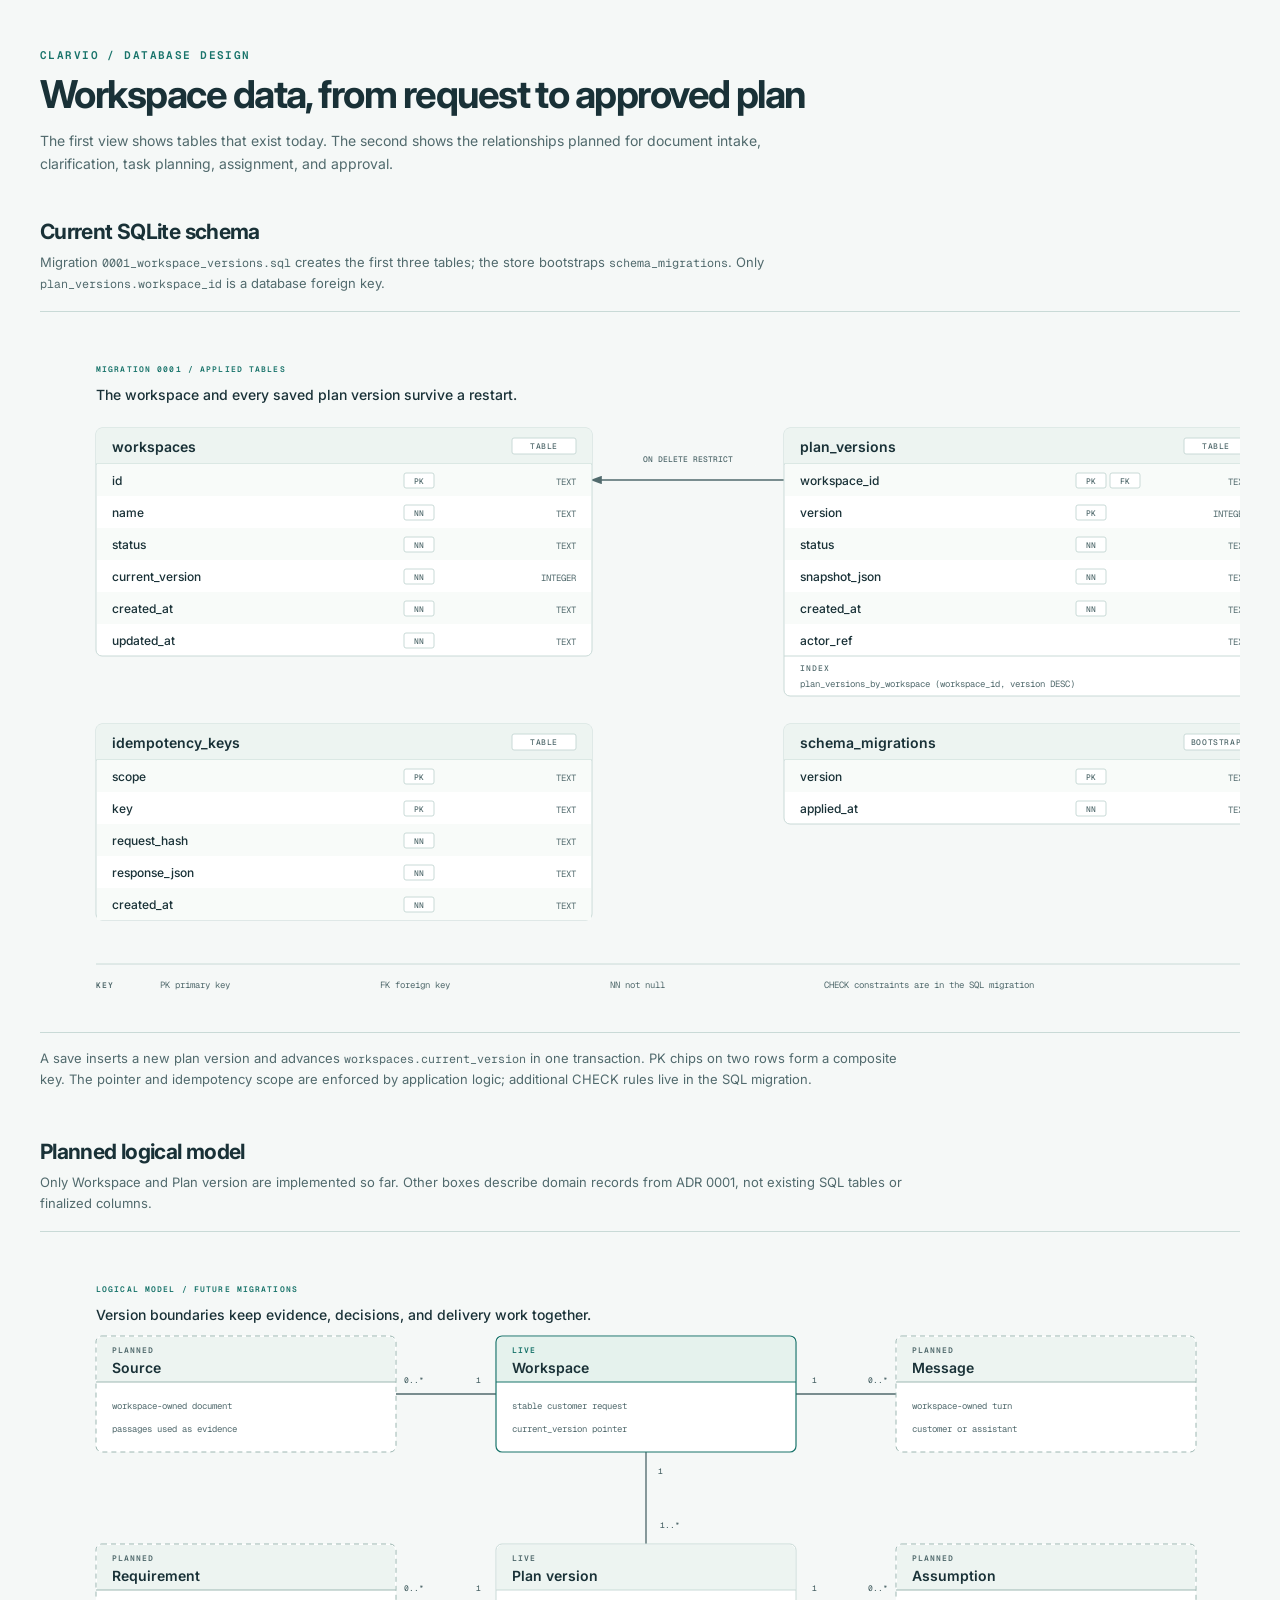
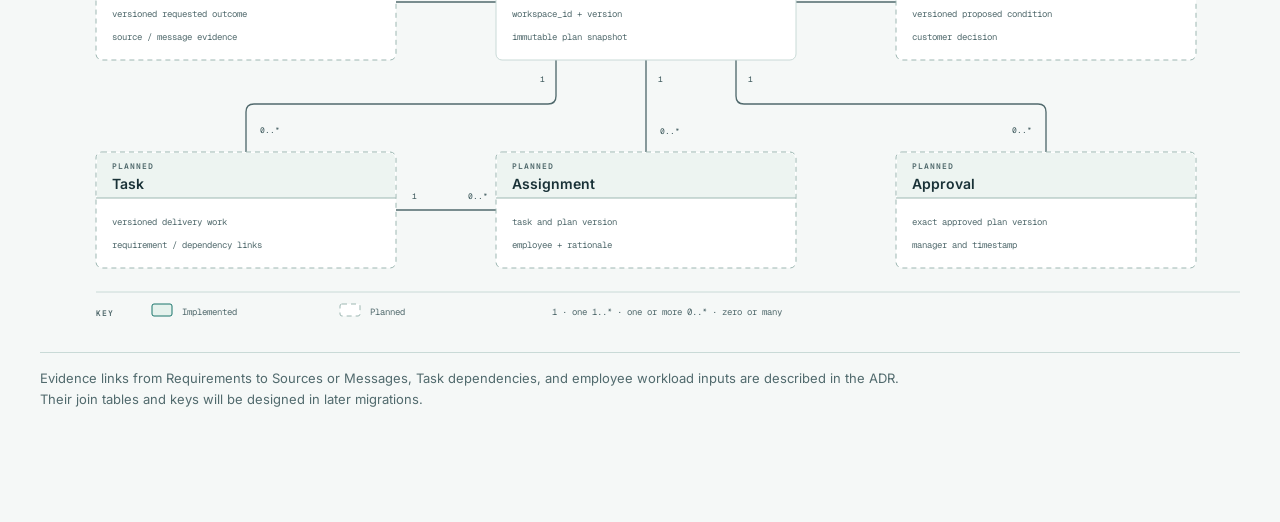
<file: docs/diagrams/database-model.html>
<!doctype html>
<html lang="en">
<head>
  <meta charset="utf-8">
  <meta name="viewport" content="width=device-width, initial-scale=1">
  <title>CLARVIO database model</title>
  <link href="https://fonts.googleapis.com/css2?family=Inter:wght@400;500;600;700&family=Geist+Mono:wght@400;500;600&display=swap" rel="stylesheet">
  <style>
    *, *::before, *::after { box-sizing: border-box; }
    :root { --paper:#f5f8f7; --ink:#193137; --muted:#516a6d; --accent:#19746b; --rule:#c9dad7; }
    body { margin:0; background:var(--paper); color:var(--ink); font-family:'Inter',-apple-system,BlinkMacSystemFont,'Segoe UI',sans-serif; }
    .page { max-width:1360px; margin:0 auto; padding:48px 40px 64px; }
    .eyebrow { margin:0 0 10px; color:var(--accent); font-family:'Geist Mono',monospace; font-size:11px; font-weight:600; letter-spacing:.13em; text-transform:uppercase; }
    h1 { margin:0; font-size:clamp(28px,3vw,40px); line-height:1.15; letter-spacing:-.04em; }
    .intro { max-width:760px; margin:14px 0 44px; color:var(--muted); font-size:14px; line-height:1.6; }
    section { margin:0 0 48px; }
    h2 { font-size:21px; letter-spacing:-.03em; margin:0 0 8px; }
    section p { max-width:880px; margin:0 0 16px; color:var(--muted); font-size:13px; line-height:1.65; }
    .diagram-container { width:100%; overflow-x:auto; border-top:1px solid var(--rule); border-bottom:1px solid var(--rule); }
    svg { width:100%; min-width:1280px; display:block; }
    .note { margin-top:15px; }
    code { font-family:'Geist Mono',monospace; font-size:.9em; }
    @media print { .page { padding:0; } .diagram-container { overflow-x:visible; } svg { min-width:0; } section { break-inside:avoid; } }
  </style>
</head>
<body>
  <main class="page">
    <p class="eyebrow">CLARVIO / Database design</p>
    <h1>Workspace data, from request to approved plan</h1>
    <p class="intro">The first view shows tables that exist today. The second shows the relationships planned for document intake, clarification, task planning, assignment, and approval.</p>
    <section aria-labelledby="physical-heading">
      <h2 id="physical-heading">Current SQLite schema</h2>
      <p>Migration <code>0001_workspace_versions.sql</code> creates the first three tables; the store bootstraps <code>schema_migrations</code>. Only <code>plan_versions.workspace_id</code> is a database foreign key.</p>
      <div class="diagram-container"><svg width="1280" height="720" viewBox="0 0 1280 720" xmlns="http://www.w3.org/2000/svg" role="img" aria-labelledby="database-model-physical-title database-model-physical-desc">
<title id="database-model-physical-title">CLARVIO current SQLite schema</title>
<desc id="database-model-physical-desc">Four current tables: workspaces, plan_versions, idempotency_keys, and schema_migrations. Plan versions reference workspaces with a restrictive foreign key.</desc>
<defs>
      <marker id="physical-arrow" markerWidth="8" markerHeight="6" refX="7" refY="3" orient="auto"><polygon points="0 0,8 3,0 6" fill="#516a6d"/></marker>
      <marker id="physical-arrow-accent" markerWidth="8" markerHeight="6" refX="7" refY="3" orient="auto"><polygon points="0 0,8 3,0 6" fill="#19746b"/></marker>
      <marker id="physical-arrow-link" markerWidth="8" markerHeight="6" refX="7" refY="3" orient="auto"><polygon points="0 0,8 3,0 6" fill="#193137"/></marker>
    </defs>
<rect x="0" y="0" width="1280" height="720" fill="#f5f8f7"/>
<text x="56" y="60" fill="#19746b" font-size="8" font-family="'Geist Mono', monospace" font-weight="600" letter-spacing=".14em">MIGRATION 0001  /  APPLIED TABLES</text>
<text x="56" y="88" fill="#193137" font-size="14" font-family="'Inter', sans-serif" font-weight="500">The workspace and every saved plan version survive a restart.</text>
<path d="M 744,168 H 552" fill="none" stroke="#516a6d" stroke-width="1.4" marker-end="url(#physical-arrow)"/>
<rect x="580" y="140" width="136" height="14" rx="2" fill="#f5f8f7"/>
<text x="648" y="150" fill="#516a6d" font-size="8" font-family="'Geist Mono', monospace" font-weight="500" text-anchor="middle">ON DELETE RESTRICT</text>
<rect x="56" y="116" width="496" height="228" rx="6" fill="#ffffff" stroke="#c9dad7" stroke-width="1"/>
<rect x="56" y="116" width="496" height="36" rx="6" fill="#edf4f1"/>
<rect x="56" y="146" width="496" height="6" rx="0" fill="#edf4f1"/>
<line x1="56" y1="152" x2="552" y2="152" stroke="#c9dad7" stroke-width="1"/>
<text x="72" y="140" fill="#193137" font-size="14" font-family="'Inter', sans-serif" font-weight="600">workspaces</text>
<rect x="472" y="126" width="64" height="16" rx="2" fill="#ffffff" stroke="#c9dad7" stroke-width="1"/>
<text x="504" y="137" fill="#516a6d" font-size="8" font-family="'Geist Mono', monospace" font-weight="500" text-anchor="middle" letter-spacing=".08em">TABLE</text>
<rect x="57" y="152" width="494" height="32" rx="0" fill="#f8fbf9"/>
<text x="72" y="173" fill="#193137" font-size="12" font-family="'Inter', sans-serif" font-weight="500">id</text>
<rect x="364" y="161" width="30" height="15" rx="2" fill="#ffffff" stroke="#c9dad7" stroke-width="1"/>
<text x="379" y="172" fill="#516a6d" font-size="8" font-family="'Geist Mono', monospace" font-weight="500" text-anchor="middle">PK</text>
<text x="536" y="173" fill="#516a6d" font-size="9" font-family="'Geist Mono', monospace" text-anchor="end">TEXT</text>
<text x="72" y="205" fill="#193137" font-size="12" font-family="'Inter', sans-serif" font-weight="500">name</text>
<rect x="364" y="193" width="30" height="15" rx="2" fill="#ffffff" stroke="#c9dad7" stroke-width="1"/>
<text x="379" y="204" fill="#516a6d" font-size="8" font-family="'Geist Mono', monospace" font-weight="500" text-anchor="middle">NN</text>
<text x="536" y="205" fill="#516a6d" font-size="9" font-family="'Geist Mono', monospace" text-anchor="end">TEXT</text>
<rect x="57" y="216" width="494" height="32" rx="0" fill="#f8fbf9"/>
<text x="72" y="237" fill="#193137" font-size="12" font-family="'Inter', sans-serif" font-weight="500">status</text>
<rect x="364" y="225" width="30" height="15" rx="2" fill="#ffffff" stroke="#c9dad7" stroke-width="1"/>
<text x="379" y="236" fill="#516a6d" font-size="8" font-family="'Geist Mono', monospace" font-weight="500" text-anchor="middle">NN</text>
<text x="536" y="237" fill="#516a6d" font-size="9" font-family="'Geist Mono', monospace" text-anchor="end">TEXT</text>
<text x="72" y="269" fill="#193137" font-size="12" font-family="'Inter', sans-serif" font-weight="500">current_version</text>
<rect x="364" y="257" width="30" height="15" rx="2" fill="#ffffff" stroke="#c9dad7" stroke-width="1"/>
<text x="379" y="268" fill="#516a6d" font-size="8" font-family="'Geist Mono', monospace" font-weight="500" text-anchor="middle">NN</text>
<text x="536" y="269" fill="#516a6d" font-size="9" font-family="'Geist Mono', monospace" text-anchor="end">INTEGER</text>
<rect x="57" y="280" width="494" height="32" rx="0" fill="#f8fbf9"/>
<text x="72" y="301" fill="#193137" font-size="12" font-family="'Inter', sans-serif" font-weight="500">created_at</text>
<rect x="364" y="289" width="30" height="15" rx="2" fill="#ffffff" stroke="#c9dad7" stroke-width="1"/>
<text x="379" y="300" fill="#516a6d" font-size="8" font-family="'Geist Mono', monospace" font-weight="500" text-anchor="middle">NN</text>
<text x="536" y="301" fill="#516a6d" font-size="9" font-family="'Geist Mono', monospace" text-anchor="end">TEXT</text>
<text x="72" y="333" fill="#193137" font-size="12" font-family="'Inter', sans-serif" font-weight="500">updated_at</text>
<rect x="364" y="321" width="30" height="15" rx="2" fill="#ffffff" stroke="#c9dad7" stroke-width="1"/>
<text x="379" y="332" fill="#516a6d" font-size="8" font-family="'Geist Mono', monospace" font-weight="500" text-anchor="middle">NN</text>
<text x="536" y="333" fill="#516a6d" font-size="9" font-family="'Geist Mono', monospace" text-anchor="end">TEXT</text>
<rect x="744" y="116" width="480" height="268" rx="6" fill="#ffffff" stroke="#c9dad7" stroke-width="1"/>
<rect x="744" y="116" width="480" height="36" rx="6" fill="#edf4f1"/>
<rect x="744" y="146" width="480" height="6" rx="0" fill="#edf4f1"/>
<line x1="744" y1="152" x2="1224" y2="152" stroke="#c9dad7" stroke-width="1"/>
<text x="760" y="140" fill="#193137" font-size="14" font-family="'Inter', sans-serif" font-weight="600">plan_versions</text>
<rect x="1144" y="126" width="64" height="16" rx="2" fill="#ffffff" stroke="#c9dad7" stroke-width="1"/>
<text x="1176" y="137" fill="#516a6d" font-size="8" font-family="'Geist Mono', monospace" font-weight="500" text-anchor="middle" letter-spacing=".08em">TABLE</text>
<rect x="745" y="152" width="478" height="32" rx="0" fill="#f8fbf9"/>
<text x="760" y="173" fill="#193137" font-size="12" font-family="'Inter', sans-serif" font-weight="500">workspace_id</text>
<rect x="1036" y="161" width="30" height="15" rx="2" fill="#ffffff" stroke="#c9dad7" stroke-width="1"/>
<text x="1051" y="172" fill="#516a6d" font-size="8" font-family="'Geist Mono', monospace" font-weight="500" text-anchor="middle">PK</text>
<rect x="1070" y="161" width="30" height="15" rx="2" fill="#ffffff" stroke="#c9dad7" stroke-width="1"/>
<text x="1085" y="172" fill="#516a6d" font-size="8" font-family="'Geist Mono', monospace" font-weight="500" text-anchor="middle">FK</text>
<text x="1208" y="173" fill="#516a6d" font-size="9" font-family="'Geist Mono', monospace" text-anchor="end">TEXT</text>
<text x="760" y="205" fill="#193137" font-size="12" font-family="'Inter', sans-serif" font-weight="500">version</text>
<rect x="1036" y="193" width="30" height="15" rx="2" fill="#ffffff" stroke="#c9dad7" stroke-width="1"/>
<text x="1051" y="204" fill="#516a6d" font-size="8" font-family="'Geist Mono', monospace" font-weight="500" text-anchor="middle">PK</text>
<text x="1208" y="205" fill="#516a6d" font-size="9" font-family="'Geist Mono', monospace" text-anchor="end">INTEGER</text>
<rect x="745" y="216" width="478" height="32" rx="0" fill="#f8fbf9"/>
<text x="760" y="237" fill="#193137" font-size="12" font-family="'Inter', sans-serif" font-weight="500">status</text>
<rect x="1036" y="225" width="30" height="15" rx="2" fill="#ffffff" stroke="#c9dad7" stroke-width="1"/>
<text x="1051" y="236" fill="#516a6d" font-size="8" font-family="'Geist Mono', monospace" font-weight="500" text-anchor="middle">NN</text>
<text x="1208" y="237" fill="#516a6d" font-size="9" font-family="'Geist Mono', monospace" text-anchor="end">TEXT</text>
<text x="760" y="269" fill="#193137" font-size="12" font-family="'Inter', sans-serif" font-weight="500">snapshot_json</text>
<rect x="1036" y="257" width="30" height="15" rx="2" fill="#ffffff" stroke="#c9dad7" stroke-width="1"/>
<text x="1051" y="268" fill="#516a6d" font-size="8" font-family="'Geist Mono', monospace" font-weight="500" text-anchor="middle">NN</text>
<text x="1208" y="269" fill="#516a6d" font-size="9" font-family="'Geist Mono', monospace" text-anchor="end">TEXT</text>
<rect x="745" y="280" width="478" height="32" rx="0" fill="#f8fbf9"/>
<text x="760" y="301" fill="#193137" font-size="12" font-family="'Inter', sans-serif" font-weight="500">created_at</text>
<rect x="1036" y="289" width="30" height="15" rx="2" fill="#ffffff" stroke="#c9dad7" stroke-width="1"/>
<text x="1051" y="300" fill="#516a6d" font-size="8" font-family="'Geist Mono', monospace" font-weight="500" text-anchor="middle">NN</text>
<text x="1208" y="301" fill="#516a6d" font-size="9" font-family="'Geist Mono', monospace" text-anchor="end">TEXT</text>
<text x="760" y="333" fill="#193137" font-size="12" font-family="'Inter', sans-serif" font-weight="500">actor_ref</text>
<text x="1208" y="333" fill="#516a6d" font-size="9" font-family="'Geist Mono', monospace" text-anchor="end">TEXT</text>
<line x1="744" y1="344" x2="1224" y2="344" stroke="#c9dad7" stroke-width="1"/>
<text x="760" y="359" fill="#516a6d" font-size="8" font-family="'Geist Mono', monospace" font-weight="500" letter-spacing=".12em">INDEX</text>
<text x="760" y="375" fill="#516a6d" font-size="9" font-family="'Geist Mono', monospace">plan_versions_by_workspace (workspace_id, version DESC)</text>
<rect x="56" y="412" width="496" height="196" rx="6" fill="#ffffff" stroke="#c9dad7" stroke-width="1"/>
<rect x="56" y="412" width="496" height="36" rx="6" fill="#edf4f1"/>
<rect x="56" y="442" width="496" height="6" rx="0" fill="#edf4f1"/>
<line x1="56" y1="448" x2="552" y2="448" stroke="#c9dad7" stroke-width="1"/>
<text x="72" y="436" fill="#193137" font-size="14" font-family="'Inter', sans-serif" font-weight="600">idempotency_keys</text>
<rect x="472" y="422" width="64" height="16" rx="2" fill="#ffffff" stroke="#c9dad7" stroke-width="1"/>
<text x="504" y="433" fill="#516a6d" font-size="8" font-family="'Geist Mono', monospace" font-weight="500" text-anchor="middle" letter-spacing=".08em">TABLE</text>
<rect x="57" y="448" width="494" height="32" rx="0" fill="#f8fbf9"/>
<text x="72" y="469" fill="#193137" font-size="12" font-family="'Inter', sans-serif" font-weight="500">scope</text>
<rect x="364" y="457" width="30" height="15" rx="2" fill="#ffffff" stroke="#c9dad7" stroke-width="1"/>
<text x="379" y="468" fill="#516a6d" font-size="8" font-family="'Geist Mono', monospace" font-weight="500" text-anchor="middle">PK</text>
<text x="536" y="469" fill="#516a6d" font-size="9" font-family="'Geist Mono', monospace" text-anchor="end">TEXT</text>
<text x="72" y="501" fill="#193137" font-size="12" font-family="'Inter', sans-serif" font-weight="500">key</text>
<rect x="364" y="489" width="30" height="15" rx="2" fill="#ffffff" stroke="#c9dad7" stroke-width="1"/>
<text x="379" y="500" fill="#516a6d" font-size="8" font-family="'Geist Mono', monospace" font-weight="500" text-anchor="middle">PK</text>
<text x="536" y="501" fill="#516a6d" font-size="9" font-family="'Geist Mono', monospace" text-anchor="end">TEXT</text>
<rect x="57" y="512" width="494" height="32" rx="0" fill="#f8fbf9"/>
<text x="72" y="533" fill="#193137" font-size="12" font-family="'Inter', sans-serif" font-weight="500">request_hash</text>
<rect x="364" y="521" width="30" height="15" rx="2" fill="#ffffff" stroke="#c9dad7" stroke-width="1"/>
<text x="379" y="532" fill="#516a6d" font-size="8" font-family="'Geist Mono', monospace" font-weight="500" text-anchor="middle">NN</text>
<text x="536" y="533" fill="#516a6d" font-size="9" font-family="'Geist Mono', monospace" text-anchor="end">TEXT</text>
<text x="72" y="565" fill="#193137" font-size="12" font-family="'Inter', sans-serif" font-weight="500">response_json</text>
<rect x="364" y="553" width="30" height="15" rx="2" fill="#ffffff" stroke="#c9dad7" stroke-width="1"/>
<text x="379" y="564" fill="#516a6d" font-size="8" font-family="'Geist Mono', monospace" font-weight="500" text-anchor="middle">NN</text>
<text x="536" y="565" fill="#516a6d" font-size="9" font-family="'Geist Mono', monospace" text-anchor="end">TEXT</text>
<rect x="57" y="576" width="494" height="32" rx="0" fill="#f8fbf9"/>
<text x="72" y="597" fill="#193137" font-size="12" font-family="'Inter', sans-serif" font-weight="500">created_at</text>
<rect x="364" y="585" width="30" height="15" rx="2" fill="#ffffff" stroke="#c9dad7" stroke-width="1"/>
<text x="379" y="596" fill="#516a6d" font-size="8" font-family="'Geist Mono', monospace" font-weight="500" text-anchor="middle">NN</text>
<text x="536" y="597" fill="#516a6d" font-size="9" font-family="'Geist Mono', monospace" text-anchor="end">TEXT</text>
<rect x="744" y="412" width="480" height="100" rx="6" fill="#ffffff" stroke="#c9dad7" stroke-width="1"/>
<rect x="744" y="412" width="480" height="36" rx="6" fill="#edf4f1"/>
<rect x="744" y="442" width="480" height="6" rx="0" fill="#edf4f1"/>
<line x1="744" y1="448" x2="1224" y2="448" stroke="#c9dad7" stroke-width="1"/>
<text x="760" y="436" fill="#193137" font-size="14" font-family="'Inter', sans-serif" font-weight="600">schema_migrations</text>
<rect x="1144" y="422" width="64" height="16" rx="2" fill="#ffffff" stroke="#c9dad7" stroke-width="1"/>
<text x="1176" y="433" fill="#516a6d" font-size="8" font-family="'Geist Mono', monospace" font-weight="500" text-anchor="middle" letter-spacing=".08em">BOOTSTRAP</text>
<rect x="745" y="448" width="478" height="32" rx="0" fill="#f8fbf9"/>
<text x="760" y="469" fill="#193137" font-size="12" font-family="'Inter', sans-serif" font-weight="500">version</text>
<rect x="1036" y="457" width="30" height="15" rx="2" fill="#ffffff" stroke="#c9dad7" stroke-width="1"/>
<text x="1051" y="468" fill="#516a6d" font-size="8" font-family="'Geist Mono', monospace" font-weight="500" text-anchor="middle">PK</text>
<text x="1208" y="469" fill="#516a6d" font-size="9" font-family="'Geist Mono', monospace" text-anchor="end">TEXT</text>
<text x="760" y="501" fill="#193137" font-size="12" font-family="'Inter', sans-serif" font-weight="500">applied_at</text>
<rect x="1036" y="489" width="30" height="15" rx="2" fill="#ffffff" stroke="#c9dad7" stroke-width="1"/>
<text x="1051" y="500" fill="#516a6d" font-size="8" font-family="'Geist Mono', monospace" font-weight="500" text-anchor="middle">NN</text>
<text x="1208" y="501" fill="#516a6d" font-size="9" font-family="'Geist Mono', monospace" text-anchor="end">TEXT</text>
<line x1="56" y1="652" x2="1224" y2="652" stroke="#c9dad7" stroke-width="1"/>
<text x="56" y="676" fill="#516a6d" font-size="8" font-family="'Geist Mono', monospace" font-weight="600" letter-spacing=".12em">KEY</text>
<text x="120" y="676" fill="#516a6d" font-size="9" font-family="'Geist Mono', monospace">PK  primary key</text>
<text x="340" y="676" fill="#516a6d" font-size="9" font-family="'Geist Mono', monospace">FK  foreign key</text>
<text x="570" y="676" fill="#516a6d" font-size="9" font-family="'Geist Mono', monospace">NN  not null</text>
<text x="784" y="676" fill="#516a6d" font-size="9" font-family="'Geist Mono', monospace">CHECK constraints are in the SQL migration</text>
</svg></div>
      <p class="note">A save inserts a new plan version and advances <code>workspaces.current_version</code> in one transaction. PK chips on two rows form a composite key. The pointer and idempotency scope are enforced by application logic; additional CHECK rules live in the SQL migration.</p>
    </section>
    <section aria-labelledby="logical-heading">
      <h2 id="logical-heading">Planned logical model</h2>
      <p>Only Workspace and Plan version are implemented so far. Other boxes describe domain records from ADR 0001, not existing SQL tables or finalized columns.</p>
      <div class="diagram-container"><svg width="1280" height="720" viewBox="0 0 1280 720" xmlns="http://www.w3.org/2000/svg" role="img" aria-labelledby="database-model-logical-title database-model-logical-desc">
<title id="database-model-logical-title">CLARVIO planned data model</title>
<desc id="database-model-logical-desc">A workspace owns sources, messages, and plan versions. Each plan version owns requirements, assumptions, tasks, assignments, and an optional approval; most entities are planned for later migrations.</desc>
<defs>
      <marker id="logical-arrow" markerWidth="8" markerHeight="6" refX="7" refY="3" orient="auto"><polygon points="0 0,8 3,0 6" fill="#516a6d"/></marker>
      <marker id="logical-arrow-accent" markerWidth="8" markerHeight="6" refX="7" refY="3" orient="auto"><polygon points="0 0,8 3,0 6" fill="#19746b"/></marker>
      <marker id="logical-arrow-link" markerWidth="8" markerHeight="6" refX="7" refY="3" orient="auto"><polygon points="0 0,8 3,0 6" fill="#193137"/></marker>
    </defs>
<rect x="0" y="0" width="1280" height="720" fill="#f5f8f7"/>
<text x="56" y="60" fill="#19746b" font-size="8" font-family="'Geist Mono', monospace" font-weight="600" letter-spacing=".14em">LOGICAL MODEL  /  FUTURE MIGRATIONS</text>
<text x="56" y="88" fill="#193137" font-size="14" font-family="'Inter', sans-serif" font-weight="500">Version boundaries keep evidence, decisions, and delivery work together.</text>
<path d="M 456,162 H 356" fill="none" stroke="#516a6d" stroke-width="1.35"/>
<path d="M 756,162 H 856" fill="none" stroke="#516a6d" stroke-width="1.35"/>
<path d="M 606,220 V 312" fill="none" stroke="#516a6d" stroke-width="1.35"/>
<path d="M 456,370 H 356" fill="none" stroke="#516a6d" stroke-width="1.35"/>
<path d="M 756,370 H 856" fill="none" stroke="#516a6d" stroke-width="1.35"/>
<path d="M 516,428 V 464 Q 516,472 508,472 H 214 Q 206,472 206,480 V 520" fill="none" stroke="#516a6d" stroke-width="1.35"/>
<path d="M 606,428 V 520" fill="none" stroke="#516a6d" stroke-width="1.35"/>
<path d="M 696,428 V 464 Q 696,472 704,472 H 998 Q 1006,472 1006,480 V 520" fill="none" stroke="#516a6d" stroke-width="1.35"/>
<path d="M 356,578 H 456" fill="none" stroke="#516a6d" stroke-width="1.35"/>
<rect x="432.0" y="142" width="12" height="12" rx="2" fill="#f5f8f7"/>
<text x="438" y="151" fill="#516a6d" font-size="8" font-family="'Geist Mono', monospace" font-weight="500" text-anchor="middle">1</text>
<rect x="358.0" y="142" width="32" height="12" rx="2" fill="#f5f8f7"/>
<text x="374" y="151" fill="#516a6d" font-size="8" font-family="'Geist Mono', monospace" font-weight="500" text-anchor="middle">0..*</text>
<rect x="768.0" y="142" width="12" height="12" rx="2" fill="#f5f8f7"/>
<text x="774" y="151" fill="#516a6d" font-size="8" font-family="'Geist Mono', monospace" font-weight="500" text-anchor="middle">1</text>
<rect x="822.0" y="142" width="32" height="12" rx="2" fill="#f5f8f7"/>
<text x="838" y="151" fill="#516a6d" font-size="8" font-family="'Geist Mono', monospace" font-weight="500" text-anchor="middle">0..*</text>
<rect x="432.0" y="350" width="12" height="12" rx="2" fill="#f5f8f7"/>
<text x="438" y="359" fill="#516a6d" font-size="8" font-family="'Geist Mono', monospace" font-weight="500" text-anchor="middle">1</text>
<rect x="358.0" y="350" width="32" height="12" rx="2" fill="#f5f8f7"/>
<text x="374" y="359" fill="#516a6d" font-size="8" font-family="'Geist Mono', monospace" font-weight="500" text-anchor="middle">0..*</text>
<rect x="768.0" y="350" width="12" height="12" rx="2" fill="#f5f8f7"/>
<text x="774" y="359" fill="#516a6d" font-size="8" font-family="'Geist Mono', monospace" font-weight="500" text-anchor="middle">1</text>
<rect x="822.0" y="350" width="32" height="12" rx="2" fill="#f5f8f7"/>
<text x="838" y="359" fill="#516a6d" font-size="8" font-family="'Geist Mono', monospace" font-weight="500" text-anchor="middle">0..*</text>
<rect x="368.0" y="558" width="12" height="12" rx="2" fill="#f5f8f7"/>
<text x="374" y="567" fill="#516a6d" font-size="8" font-family="'Geist Mono', monospace" font-weight="500" text-anchor="middle">1</text>
<rect x="422.0" y="558" width="32" height="12" rx="2" fill="#f5f8f7"/>
<text x="438" y="567" fill="#516a6d" font-size="8" font-family="'Geist Mono', monospace" font-weight="500" text-anchor="middle">0..*</text>
<rect x="614" y="233" width="12" height="12" rx="2" fill="#f5f8f7"/>
<text x="620.0" y="242" fill="#516a6d" font-size="8" font-family="'Geist Mono', monospace" font-weight="500" text-anchor="middle">1</text>
<rect x="614" y="287" width="32" height="12" rx="2" fill="#f5f8f7"/>
<text x="630.0" y="296" fill="#516a6d" font-size="8" font-family="'Geist Mono', monospace" font-weight="500" text-anchor="middle">1..*</text>
<rect x="496" y="441" width="12" height="12" rx="2" fill="#f5f8f7"/>
<text x="502.0" y="450" fill="#516a6d" font-size="8" font-family="'Geist Mono', monospace" font-weight="500" text-anchor="middle">1</text>
<rect x="214" y="492" width="32" height="12" rx="2" fill="#f5f8f7"/>
<text x="230.0" y="501" fill="#516a6d" font-size="8" font-family="'Geist Mono', monospace" font-weight="500" text-anchor="middle">0..*</text>
<rect x="614" y="441" width="12" height="12" rx="2" fill="#f5f8f7"/>
<text x="620.0" y="450" fill="#516a6d" font-size="8" font-family="'Geist Mono', monospace" font-weight="500" text-anchor="middle">1</text>
<rect x="614" y="493" width="32" height="12" rx="2" fill="#f5f8f7"/>
<text x="630.0" y="502" fill="#516a6d" font-size="8" font-family="'Geist Mono', monospace" font-weight="500" text-anchor="middle">0..*</text>
<rect x="704" y="441" width="12" height="12" rx="2" fill="#f5f8f7"/>
<text x="710.0" y="450" fill="#516a6d" font-size="8" font-family="'Geist Mono', monospace" font-weight="500" text-anchor="middle">1</text>
<rect x="966" y="492" width="32" height="12" rx="2" fill="#f5f8f7"/>
<text x="982.0" y="501" fill="#516a6d" font-size="8" font-family="'Geist Mono', monospace" font-weight="500" text-anchor="middle">0..*</text>
<rect x="56" y="104" width="300" height="116" rx="6" fill="#ffffff" stroke="#9db7b2" stroke-width="1" stroke-dasharray="5,4"/>
<rect x="57" y="105" width="298" height="45" rx="5" fill="#edf4f1"/>
<rect x="57" y="144" width="298" height="6" rx="0" fill="#edf4f1"/>
<line x1="56" y1="150" x2="356" y2="150" stroke="#9db7b2" stroke-width="1"/>
<text x="72" y="121" fill="#516a6d" font-size="8" font-family="'Geist Mono', monospace" font-weight="600" letter-spacing=".12em">PLANNED</text>
<text x="72" y="141" fill="#193137" font-size="14" font-family="'Inter', sans-serif" font-weight="600">Source</text>
<text x="72" y="177" fill="#516a6d" font-size="9" font-family="'Geist Mono', monospace">workspace-owned document</text>
<text x="72" y="200" fill="#516a6d" font-size="9" font-family="'Geist Mono', monospace">passages used as evidence</text>
<rect x="456" y="104" width="300" height="116" rx="6" fill="#ffffff" stroke="#19746b" stroke-width="1.2"/>
<rect x="457" y="105" width="298" height="45" rx="5" fill="#e5f2ed"/>
<rect x="457" y="144" width="298" height="6" rx="0" fill="#e5f2ed"/>
<line x1="456" y1="150" x2="756" y2="150" stroke="#19746b" stroke-width="1"/>
<text x="472" y="121" fill="#19746b" font-size="8" font-family="'Geist Mono', monospace" font-weight="600" letter-spacing=".12em">LIVE</text>
<text x="472" y="141" fill="#193137" font-size="14" font-family="'Inter', sans-serif" font-weight="600">Workspace</text>
<text x="472" y="177" fill="#516a6d" font-size="9" font-family="'Geist Mono', monospace">stable customer request</text>
<text x="472" y="200" fill="#516a6d" font-size="9" font-family="'Geist Mono', monospace">current_version pointer</text>
<rect x="856" y="104" width="300" height="116" rx="6" fill="#ffffff" stroke="#9db7b2" stroke-width="1" stroke-dasharray="5,4"/>
<rect x="857" y="105" width="298" height="45" rx="5" fill="#edf4f1"/>
<rect x="857" y="144" width="298" height="6" rx="0" fill="#edf4f1"/>
<line x1="856" y1="150" x2="1156" y2="150" stroke="#9db7b2" stroke-width="1"/>
<text x="872" y="121" fill="#516a6d" font-size="8" font-family="'Geist Mono', monospace" font-weight="600" letter-spacing=".12em">PLANNED</text>
<text x="872" y="141" fill="#193137" font-size="14" font-family="'Inter', sans-serif" font-weight="600">Message</text>
<text x="872" y="177" fill="#516a6d" font-size="9" font-family="'Geist Mono', monospace">workspace-owned turn</text>
<text x="872" y="200" fill="#516a6d" font-size="9" font-family="'Geist Mono', monospace">customer or assistant</text>
<rect x="56" y="312" width="300" height="116" rx="6" fill="#ffffff" stroke="#9db7b2" stroke-width="1" stroke-dasharray="5,4"/>
<rect x="57" y="313" width="298" height="45" rx="5" fill="#edf4f1"/>
<rect x="57" y="352" width="298" height="6" rx="0" fill="#edf4f1"/>
<line x1="56" y1="358" x2="356" y2="358" stroke="#9db7b2" stroke-width="1"/>
<text x="72" y="329" fill="#516a6d" font-size="8" font-family="'Geist Mono', monospace" font-weight="600" letter-spacing=".12em">PLANNED</text>
<text x="72" y="349" fill="#193137" font-size="14" font-family="'Inter', sans-serif" font-weight="600">Requirement</text>
<text x="72" y="385" fill="#516a6d" font-size="9" font-family="'Geist Mono', monospace">versioned requested outcome</text>
<text x="72" y="408" fill="#516a6d" font-size="9" font-family="'Geist Mono', monospace">source / message evidence</text>
<rect x="456" y="312" width="300" height="116" rx="6" fill="#ffffff" stroke="#c9dad7" stroke-width="1"/>
<rect x="457" y="313" width="298" height="45" rx="5" fill="#edf4f1"/>
<rect x="457" y="352" width="298" height="6" rx="0" fill="#edf4f1"/>
<line x1="456" y1="358" x2="756" y2="358" stroke="#c9dad7" stroke-width="1"/>
<text x="472" y="329" fill="#516a6d" font-size="8" font-family="'Geist Mono', monospace" font-weight="600" letter-spacing=".12em">LIVE</text>
<text x="472" y="349" fill="#193137" font-size="14" font-family="'Inter', sans-serif" font-weight="600">Plan version</text>
<text x="472" y="385" fill="#516a6d" font-size="9" font-family="'Geist Mono', monospace">workspace_id + version</text>
<text x="472" y="408" fill="#516a6d" font-size="9" font-family="'Geist Mono', monospace">immutable plan snapshot</text>
<rect x="856" y="312" width="300" height="116" rx="6" fill="#ffffff" stroke="#9db7b2" stroke-width="1" stroke-dasharray="5,4"/>
<rect x="857" y="313" width="298" height="45" rx="5" fill="#edf4f1"/>
<rect x="857" y="352" width="298" height="6" rx="0" fill="#edf4f1"/>
<line x1="856" y1="358" x2="1156" y2="358" stroke="#9db7b2" stroke-width="1"/>
<text x="872" y="329" fill="#516a6d" font-size="8" font-family="'Geist Mono', monospace" font-weight="600" letter-spacing=".12em">PLANNED</text>
<text x="872" y="349" fill="#193137" font-size="14" font-family="'Inter', sans-serif" font-weight="600">Assumption</text>
<text x="872" y="385" fill="#516a6d" font-size="9" font-family="'Geist Mono', monospace">versioned proposed condition</text>
<text x="872" y="408" fill="#516a6d" font-size="9" font-family="'Geist Mono', monospace">customer decision</text>
<rect x="56" y="520" width="300" height="116" rx="6" fill="#ffffff" stroke="#9db7b2" stroke-width="1" stroke-dasharray="5,4"/>
<rect x="57" y="521" width="298" height="45" rx="5" fill="#edf4f1"/>
<rect x="57" y="560" width="298" height="6" rx="0" fill="#edf4f1"/>
<line x1="56" y1="566" x2="356" y2="566" stroke="#9db7b2" stroke-width="1"/>
<text x="72" y="537" fill="#516a6d" font-size="8" font-family="'Geist Mono', monospace" font-weight="600" letter-spacing=".12em">PLANNED</text>
<text x="72" y="557" fill="#193137" font-size="14" font-family="'Inter', sans-serif" font-weight="600">Task</text>
<text x="72" y="593" fill="#516a6d" font-size="9" font-family="'Geist Mono', monospace">versioned delivery work</text>
<text x="72" y="616" fill="#516a6d" font-size="9" font-family="'Geist Mono', monospace">requirement / dependency links</text>
<rect x="456" y="520" width="300" height="116" rx="6" fill="#ffffff" stroke="#9db7b2" stroke-width="1" stroke-dasharray="5,4"/>
<rect x="457" y="521" width="298" height="45" rx="5" fill="#edf4f1"/>
<rect x="457" y="560" width="298" height="6" rx="0" fill="#edf4f1"/>
<line x1="456" y1="566" x2="756" y2="566" stroke="#9db7b2" stroke-width="1"/>
<text x="472" y="537" fill="#516a6d" font-size="8" font-family="'Geist Mono', monospace" font-weight="600" letter-spacing=".12em">PLANNED</text>
<text x="472" y="557" fill="#193137" font-size="14" font-family="'Inter', sans-serif" font-weight="600">Assignment</text>
<text x="472" y="593" fill="#516a6d" font-size="9" font-family="'Geist Mono', monospace">task and plan version</text>
<text x="472" y="616" fill="#516a6d" font-size="9" font-family="'Geist Mono', monospace">employee + rationale</text>
<rect x="856" y="520" width="300" height="116" rx="6" fill="#ffffff" stroke="#9db7b2" stroke-width="1" stroke-dasharray="5,4"/>
<rect x="857" y="521" width="298" height="45" rx="5" fill="#edf4f1"/>
<rect x="857" y="560" width="298" height="6" rx="0" fill="#edf4f1"/>
<line x1="856" y1="566" x2="1156" y2="566" stroke="#9db7b2" stroke-width="1"/>
<text x="872" y="537" fill="#516a6d" font-size="8" font-family="'Geist Mono', monospace" font-weight="600" letter-spacing=".12em">PLANNED</text>
<text x="872" y="557" fill="#193137" font-size="14" font-family="'Inter', sans-serif" font-weight="600">Approval</text>
<text x="872" y="593" fill="#516a6d" font-size="9" font-family="'Geist Mono', monospace">exact approved plan version</text>
<text x="872" y="616" fill="#516a6d" font-size="9" font-family="'Geist Mono', monospace">manager and timestamp</text>
<line x1="56" y1="660" x2="1224" y2="660" stroke="#c9dad7" stroke-width="1"/>
<text x="56" y="684" fill="#516a6d" font-size="8" font-family="'Geist Mono', monospace" font-weight="600" letter-spacing=".12em">KEY</text>
<rect x="112" y="672" width="20" height="12" rx="2" fill="#e5f2ed" stroke="#19746b" stroke-width="1"/>
<text x="142" y="683" fill="#516a6d" font-size="9" font-family="'Geist Mono', monospace">Implemented</text>
<rect x="300" y="672" width="20" height="12" rx="2" fill="#ffffff" stroke="#9db7b2" stroke-width="1" stroke-dasharray="5,4"/>
<text x="330" y="683" fill="#516a6d" font-size="9" font-family="'Geist Mono', monospace">Planned</text>
<text x="512" y="683" fill="#516a6d" font-size="9" font-family="'Geist Mono', monospace">1 · one     1..* · one or more     0..* · zero or many</text>
</svg></div>
      <p class="note">Evidence links from Requirements to Sources or Messages, Task dependencies, and employee workload inputs are described in the ADR. Their join tables and keys will be designed in later migrations.</p>
    </section>
  </main>
</body>
</html>
</file>
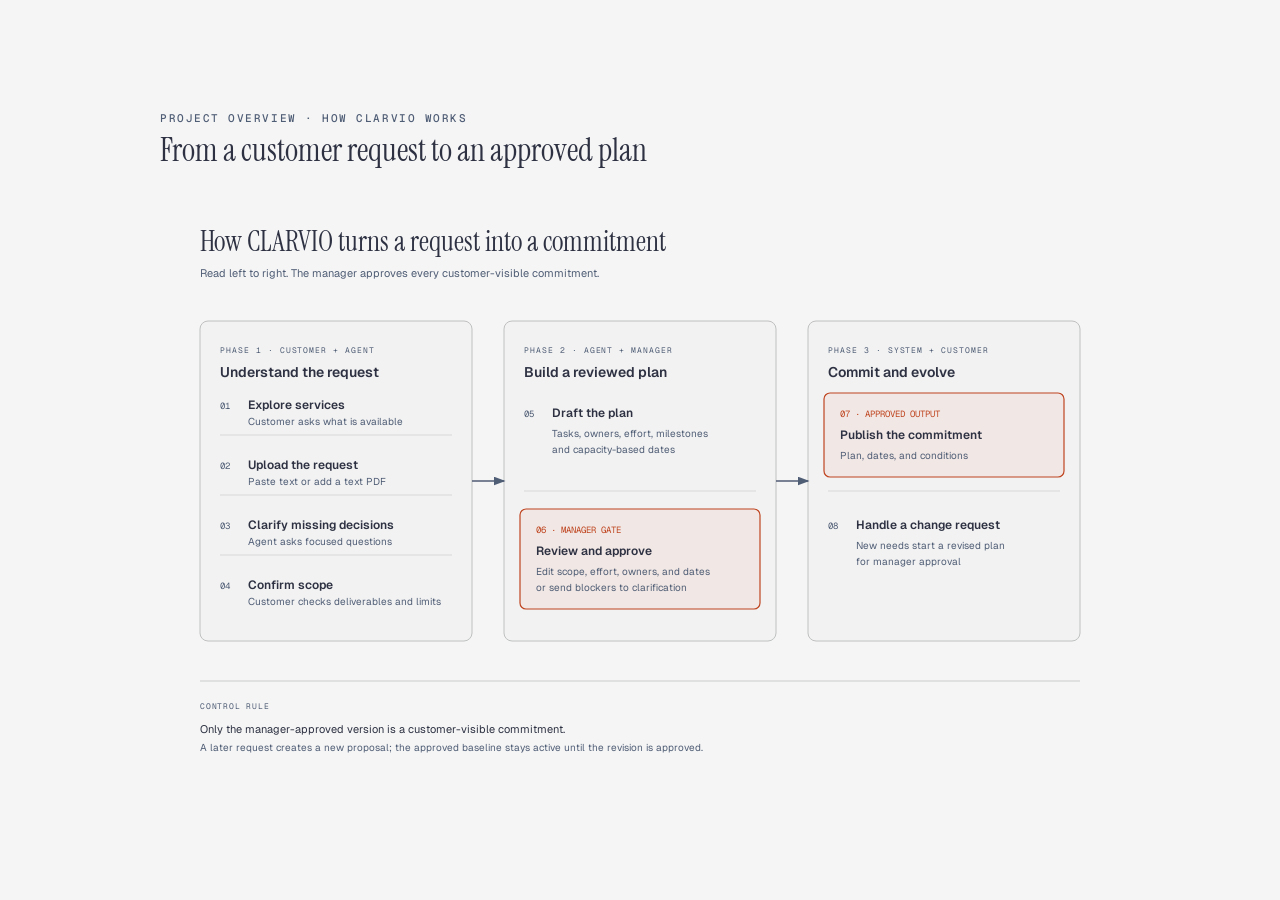
<file: project-description/assets/delivery-workflow.html>
<!DOCTYPE html>
<html lang="en">
<head>
  <meta charset="UTF-8">
  <meta name="viewport" content="width=device-width, initial-scale=1.0">
  <title>CLARVIO delivery workflow</title>
  <link href="https://fonts.googleapis.com/css2?family=Instrument+Serif:ital@0;1&amp;family=Geist:wght@400;500;600&amp;family=Geist+Mono:wght@400;500;600&amp;display=swap" rel="stylesheet">
  <style>
    *,*::before,*::after{box-sizing:border-box}
    body{margin:0;min-height:100vh;display:grid;place-items:center;padding:32px;background:#f5f5f5;color:#2d3142;font-family:'Geist',system-ui,sans-serif}
    main{width:100%;max-width:960px;min-width:0}
    .eyebrow{margin:0 0 8px;color:#4f5d75;font:500 11px 'Geist Mono',monospace;letter-spacing:.14em;text-transform:uppercase}
    h1{margin:0 0 20px;font:400 32px/1.1 'Instrument Serif',serif}
    .diagram-container{width:100%;overflow-x:auto}
    svg{display:block;width:100%;min-width:960px}
    @media print{.diagram-container{overflow-x:visible}svg{min-width:0}}
  </style>
</head>
<body>
  <main>
    <p class="eyebrow">Project overview · How CLARVIO works</p>
    <h1>From a customer request to an approved plan</h1>
    <div class="diagram-container">
      <svg viewBox="0 0 960 600" xmlns="http://www.w3.org/2000/svg" role="img" aria-labelledby="delivery-workflow-title delivery-workflow-desc">
        <title id="delivery-workflow-title">CLARVIO delivery workflow</title>
        <desc id="delivery-workflow-desc">Eight actions in three phases take a customer request through clarification, manager-approved planning, publication, and controlled changes.</desc>
        <defs>
          <marker id="arrow" markerWidth="8" markerHeight="6" refX="7" refY="3" orient="auto"><polygon points="0 0,8 3,0 6" fill="#4f5d75"/></marker>
          <marker id="arrow-accent" markerWidth="8" markerHeight="6" refX="7" refY="3" orient="auto"><polygon points="0 0,8 3,0 6" fill="#bf4520"/></marker>
          <marker id="arrow-link" markerWidth="8" markerHeight="6" refX="7" refY="3" orient="auto"><polygon points="0 0,8 3,0 6" fill="#2e5aa8"/></marker>
        </defs>
        <rect width="960" height="600" fill="#f5f5f5"/>
        <text x="40" y="62" fill="#2d3142" font-family="'Instrument Serif',serif" font-size="28">How CLARVIO turns a request into a commitment</text>
        <text x="40" y="88" fill="#4f5d75" font-family="'Geist',sans-serif" font-size="11">Read left to right. The manager approves every customer-visible commitment.</text>

        <!-- Three phases, then their connectors. -->
        <rect x="40" y="132" width="272" height="320" rx="8" fill="#ececec" fill-opacity=".42" stroke="#bfc0c0"/>
        <rect x="344" y="132" width="272" height="320" rx="8" fill="#ececec" fill-opacity=".42" stroke="#bfc0c0"/>
        <rect x="648" y="132" width="272" height="320" rx="8" fill="#ececec" fill-opacity=".42" stroke="#bfc0c0"/>
        <line x1="312" y1="292" x2="344" y2="292" stroke="#4f5d75" stroke-width="1.5" marker-end="url(#arrow)"/>
        <line x1="616" y1="292" x2="648" y2="292" stroke="#4f5d75" stroke-width="1.5" marker-end="url(#arrow)"/>

        <!-- Phase headings -->
        <text x="60" y="164" fill="#4f5d75" font-family="'Geist Mono',monospace" font-size="8" letter-spacing=".12em">PHASE 1 · CUSTOMER + AGENT</text>
        <text x="60" y="188" fill="#2d3142" font-family="'Geist',sans-serif" font-size="14" font-weight="600">Understand the request</text>
        <text x="364" y="164" fill="#4f5d75" font-family="'Geist Mono',monospace" font-size="8" letter-spacing=".12em">PHASE 2 · AGENT + MANAGER</text>
        <text x="364" y="188" fill="#2d3142" font-family="'Geist',sans-serif" font-size="14" font-weight="600">Build a reviewed plan</text>
        <text x="668" y="164" fill="#4f5d75" font-family="'Geist Mono',monospace" font-size="8" letter-spacing=".12em">PHASE 3 · SYSTEM + CUSTOMER</text>
        <text x="668" y="188" fill="#2d3142" font-family="'Geist',sans-serif" font-size="14" font-weight="600">Commit and evolve</text>

        <!-- Step separators -->
        <g stroke="#bfc0c0" stroke-opacity=".65" stroke-width=".8">
          <line x1="60" y1="246" x2="292" y2="246"/><line x1="60" y1="306" x2="292" y2="306"/>
          <line x1="60" y1="366" x2="292" y2="366"/><line x1="364" y1="302" x2="596" y2="302"/>
          <line x1="668" y1="302" x2="900" y2="302"/>
        </g>

        <!-- Phase 1: four ordered customer/agent actions -->
        <g fill="#2d3142" font-family="'Geist',sans-serif">
          <text x="60" y="220" fill="#4f5d75" font-family="'Geist Mono',monospace" font-size="9">01</text>
          <text x="88" y="220" font-size="12" font-weight="600">Explore services</text>
          <text x="88" y="236" fill="#4f5d75" font-size="10">Customer asks what is available</text>
          <text x="60" y="280" fill="#4f5d75" font-family="'Geist Mono',monospace" font-size="9">02</text>
          <text x="88" y="280" font-size="12" font-weight="600">Upload the request</text>
          <text x="88" y="296" fill="#4f5d75" font-size="10">Paste text or add a text PDF</text>
          <text x="60" y="340" fill="#4f5d75" font-family="'Geist Mono',monospace" font-size="9">03</text>
          <text x="88" y="340" font-size="12" font-weight="600">Clarify missing decisions</text>
          <text x="88" y="356" fill="#4f5d75" font-size="10">Agent asks focused questions</text>
          <text x="60" y="400" fill="#4f5d75" font-family="'Geist Mono',monospace" font-size="9">04</text>
          <text x="88" y="400" font-size="12" font-weight="600">Confirm scope</text>
          <text x="88" y="416" fill="#4f5d75" font-size="10">Customer checks deliverables and limits</text>
        </g>

        <!-- Phase 2: proposal and human decision -->
        <g fill="#2d3142" font-family="'Geist',sans-serif">
          <text x="364" y="228" fill="#4f5d75" font-family="'Geist Mono',monospace" font-size="9">05</text>
          <text x="392" y="228" font-size="12" font-weight="600">Draft the plan</text>
          <text x="392" y="248" fill="#4f5d75" font-size="10">Tasks, owners, effort, milestones</text>
          <text x="392" y="264" fill="#4f5d75" font-size="10">and capacity-based dates</text>
        </g>
        <rect x="360" y="320" width="240" height="100" rx="6" fill="#f5f5f5"/>
        <rect x="360" y="320" width="240" height="100" rx="6" fill="rgba(191,69,32,.08)" stroke="#bf4520" stroke-width="1.2"/>
        <text x="376" y="344" fill="#bf4520" font-family="'Geist Mono',monospace" font-size="9">06 · MANAGER GATE</text>
        <text x="376" y="366" fill="#2d3142" font-family="'Geist',sans-serif" font-size="12" font-weight="600">Review and approve</text>
        <text x="376" y="386" fill="#4f5d75" font-family="'Geist',sans-serif" font-size="10">Edit scope, effort, owners, and dates</text>
        <text x="376" y="402" fill="#4f5d75" font-family="'Geist',sans-serif" font-size="10">or send blockers to clarification</text>

        <!-- Phase 3: published output and later change -->
        <rect x="664" y="204" width="240" height="84" rx="6" fill="#f5f5f5"/>
        <rect x="664" y="204" width="240" height="84" rx="6" fill="rgba(191,69,32,.08)" stroke="#bf4520" stroke-width="1.2"/>
        <text x="680" y="228" fill="#bf4520" font-family="'Geist Mono',monospace" font-size="9">07 · APPROVED OUTPUT</text>
        <text x="680" y="250" fill="#2d3142" font-family="'Geist',sans-serif" font-size="12" font-weight="600">Publish the commitment</text>
        <text x="680" y="270" fill="#4f5d75" font-family="'Geist',sans-serif" font-size="10">Plan, dates, and conditions</text>
        <text x="668" y="340" fill="#4f5d75" font-family="'Geist Mono',monospace" font-size="9">08</text>
        <text x="696" y="340" fill="#2d3142" font-family="'Geist',sans-serif" font-size="12" font-weight="600">Handle a change request</text>
        <text x="696" y="360" fill="#4f5d75" font-family="'Geist',sans-serif" font-size="10">New needs start a revised plan</text>
        <text x="696" y="376" fill="#4f5d75" font-family="'Geist',sans-serif" font-size="10">for manager approval</text>

        <line x1="40" y1="492" x2="920" y2="492" stroke="#bfc0c0" stroke-width=".8"/>
        <text x="40" y="520" fill="#4f5d75" font-family="'Geist Mono',monospace" font-size="8" letter-spacing=".1em">CONTROL RULE</text>
        <text x="40" y="544" fill="#2d3142" font-family="'Geist',sans-serif" font-size="11">Only the manager-approved version is a customer-visible commitment.</text>
        <text x="40" y="562" fill="#4f5d75" font-family="'Geist',sans-serif" font-size="10">A later request creates a new proposal; the approved baseline stays active until the revision is approved.</text>
      </svg>
    </div>
  </main>
</body>
</html>
</file>
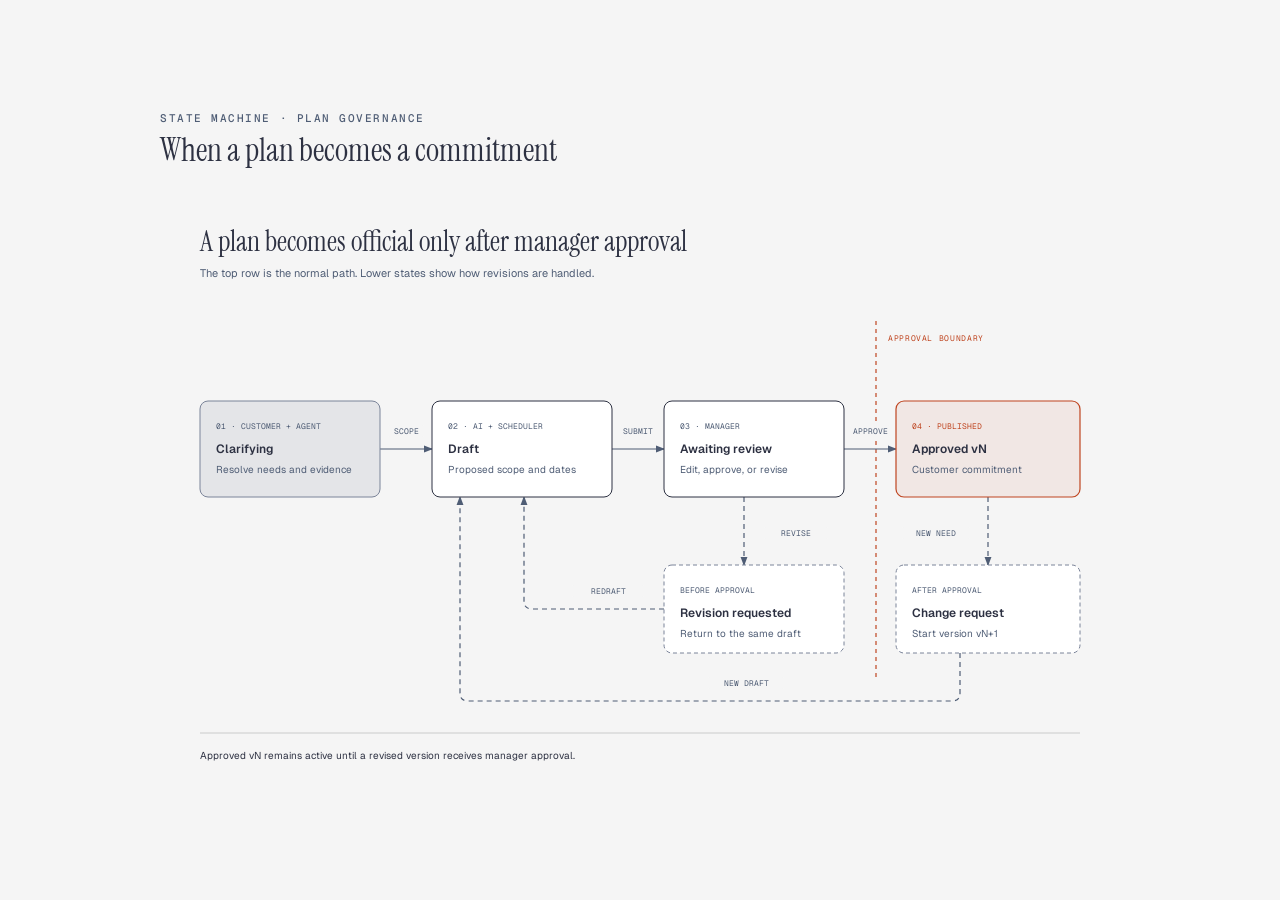
<file: project-description/assets/plan-lifecycle.html>
<!DOCTYPE html>
<html lang="en">
<head>
  <meta charset="UTF-8">
  <meta name="viewport" content="width=device-width, initial-scale=1.0">
  <title>Plan lifecycle and approval boundary</title>
  <link href="https://fonts.googleapis.com/css2?family=Instrument+Serif:ital@0;1&amp;family=Geist:wght@400;500;600&amp;family=Geist+Mono:wght@400;500;600&amp;display=swap" rel="stylesheet">
  <style>
    *,*::before,*::after{box-sizing:border-box}
    body{margin:0;min-height:100vh;display:grid;place-items:center;padding:32px;background:#f5f5f5;color:#2d3142;font-family:'Geist',system-ui,sans-serif}
    main{width:100%;max-width:960px;min-width:0}
    .eyebrow{margin:0 0 8px;color:#4f5d75;font:500 11px 'Geist Mono',monospace;letter-spacing:.14em;text-transform:uppercase}
    h1{margin:0 0 20px;font:400 32px/1.1 'Instrument Serif',serif}
    .diagram-container{width:100%;overflow-x:auto}
    svg{display:block;width:100%;min-width:960px}
    @media print{.diagram-container{overflow-x:visible}svg{min-width:0}}
  </style>
</head>
<body>
  <main>
    <p class="eyebrow">State machine · Plan governance</p>
    <h1>When a plan becomes a commitment</h1>
    <div class="diagram-container">
      <svg viewBox="0 0 960 600" xmlns="http://www.w3.org/2000/svg" role="img" aria-labelledby="plan-lifecycle-title plan-lifecycle-desc">
        <title id="plan-lifecycle-title">Plan lifecycle and approval boundary</title>
        <desc id="plan-lifecycle-desc">A plan moves through clarification, drafting, manager review, and approval; review revisions return to Draft, while later customer changes create a new draft without replacing the approved baseline.</desc>
        <defs>
          <marker id="arrow" markerWidth="8" markerHeight="6" refX="7" refY="3" orient="auto"><polygon points="0 0,8 3,0 6" fill="#4f5d75"/></marker>
          <marker id="arrow-accent" markerWidth="8" markerHeight="6" refX="7" refY="3" orient="auto"><polygon points="0 0,8 3,0 6" fill="#bf4520"/></marker>
          <marker id="arrow-link" markerWidth="8" markerHeight="6" refX="7" refY="3" orient="auto"><polygon points="0 0,8 3,0 6" fill="#2e5aa8"/></marker>
        </defs>
        <rect width="960" height="600" fill="#f5f5f5"/>
        <text x="40" y="62" fill="#2d3142" font-family="'Instrument Serif',serif" font-size="28">A plan becomes official only after manager approval</text>
        <text x="40" y="88" fill="#4f5d75" font-family="'Geist',sans-serif" font-size="11">The top row is the normal path. Lower states show how revisions are handled.</text>

        <!-- Boundary and phase rail -->
        <line x1="716" y1="132" x2="716" y2="488" stroke="#bf4520" stroke-width="1.2" stroke-dasharray="4 4"/>
        <text x="728" y="152" fill="#bf4520" font-family="'Geist Mono',monospace" font-size="8" letter-spacing=".08em">APPROVAL BOUNDARY</text>
        <g fill="none" stroke="#4f5d75" stroke-width="1.2" marker-end="url(#arrow)">
          <path d="M220 260 H272"/><path d="M452 260 H504"/>
        </g>
        <path d="M684 260 H736" fill="none" stroke="#4f5d75" stroke-width="1.2" marker-end="url(#arrow)"/>

        <!-- Distinct, masked transition labels -->
        <rect x="228" y="236" width="36" height="12" rx="2" fill="#f5f5f5"/>
        <text x="246" y="245" text-anchor="middle" fill="#4f5d75" font-family="'Geist Mono',monospace" font-size="8">SCOPE</text>
        <rect x="460" y="236" width="36" height="12" rx="2" fill="#f5f5f5"/>
        <text x="478" y="245" text-anchor="middle" fill="#4f5d75" font-family="'Geist Mono',monospace" font-size="8">SUBMIT</text>
        <rect x="690" y="236" width="40" height="12" rx="2" fill="#f5f5f5"/>
        <text x="710" y="245" text-anchor="middle" fill="#4f5d75" font-family="'Geist Mono',monospace" font-size="8">APPROVE</text>

        <!-- Revision routes stay below the primary rail -->
        <g fill="none" stroke="#4f5d75" stroke-width="1.2" stroke-dasharray="5 4" marker-end="url(#arrow)">
          <path d="M584 308 V376"/>
          <path d="M504 420 H372 Q364 420 364 412 V308"/>
          <path d="M828 308 V376"/>
          <path d="M800 464 V504 Q800 512 792 512 H308 Q300 512 300 504 V308"/>
        </g>
        <rect x="604" y="338" width="64" height="12" rx="2" fill="#f5f5f5"/>
        <text x="636" y="347" text-anchor="middle" fill="#4f5d75" font-family="'Geist Mono',monospace" font-size="8">REVISE</text>
        <rect x="412" y="396" width="72" height="12" rx="2" fill="#f5f5f5"/>
        <text x="448" y="405" text-anchor="middle" fill="#4f5d75" font-family="'Geist Mono',monospace" font-size="8">REDRAFT</text>
        <rect x="742" y="338" width="68" height="12" rx="2" fill="#f5f5f5"/>
        <text x="776" y="347" text-anchor="middle" fill="#4f5d75" font-family="'Geist Mono',monospace" font-size="8">NEW NEED</text>
        <rect x="548" y="488" width="76" height="12" rx="2" fill="#f5f5f5"/>
        <text x="586" y="497" text-anchor="middle" fill="#4f5d75" font-family="'Geist Mono',monospace" font-size="8">NEW DRAFT</text>

        <!-- Four primary states -->
        <g font-family="'Geist',sans-serif" fill="#2d3142">
          <rect x="40" y="212" width="180" height="96" rx="8" fill="#f5f5f5"/>
          <rect x="40" y="212" width="180" height="96" rx="8" fill="rgba(79,93,117,.10)" stroke="#7b8499"/>
          <text x="56" y="240" fill="#4f5d75" font-family="'Geist Mono',monospace" font-size="8">01 · CUSTOMER + AGENT</text>
          <text x="56" y="264" font-size="12" font-weight="600">Clarifying</text>
          <text x="56" y="284" fill="#4f5d75" font-size="10">Resolve needs and evidence</text>

          <rect x="272" y="212" width="180" height="96" rx="8" fill="#f5f5f5"/>
          <rect x="272" y="212" width="180" height="96" rx="8" fill="#fff" stroke="#2d3142"/>
          <text x="288" y="240" fill="#4f5d75" font-family="'Geist Mono',monospace" font-size="8">02 · AI + SCHEDULER</text>
          <text x="288" y="264" font-size="12" font-weight="600">Draft</text>
          <text x="288" y="284" fill="#4f5d75" font-size="10">Proposed scope and dates</text>

          <rect x="504" y="212" width="180" height="96" rx="8" fill="#f5f5f5"/>
          <rect x="504" y="212" width="180" height="96" rx="8" fill="#fff" stroke="#2d3142"/>
          <text x="520" y="240" fill="#4f5d75" font-family="'Geist Mono',monospace" font-size="8">03 · MANAGER</text>
          <text x="520" y="264" font-size="12" font-weight="600">Awaiting review</text>
          <text x="520" y="284" fill="#4f5d75" font-size="10">Edit, approve, or revise</text>

          <rect x="736" y="212" width="184" height="96" rx="8" fill="#f5f5f5"/>
          <rect x="736" y="212" width="184" height="96" rx="8" fill="rgba(191,69,32,.08)" stroke="#bf4520" stroke-width="1.2"/>
          <text x="752" y="240" fill="#bf4520" font-family="'Geist Mono',monospace" font-size="8">04 · PUBLISHED</text>
          <text x="752" y="264" font-size="12" font-weight="600">Approved vN</text>
          <text x="752" y="284" fill="#4f5d75" font-size="10">Customer commitment</text>
        </g>

        <!-- Two supporting states -->
        <g font-family="'Geist',sans-serif" fill="#2d3142">
          <rect x="504" y="376" width="180" height="88" rx="8" fill="#f5f5f5"/>
          <rect x="504" y="376" width="180" height="88" rx="8" fill="#fff" stroke="#7b8499" stroke-dasharray="4 3"/>
          <text x="520" y="404" fill="#4f5d75" font-family="'Geist Mono',monospace" font-size="8">BEFORE APPROVAL</text>
          <text x="520" y="428" font-size="12" font-weight="600">Revision requested</text>
          <text x="520" y="448" fill="#4f5d75" font-size="10">Return to the same draft</text>

          <rect x="736" y="376" width="184" height="88" rx="8" fill="#f5f5f5"/>
          <rect x="736" y="376" width="184" height="88" rx="8" fill="#fff" stroke="#7b8499" stroke-dasharray="4 3"/>
          <text x="752" y="404" fill="#4f5d75" font-family="'Geist Mono',monospace" font-size="8">AFTER APPROVAL</text>
          <text x="752" y="428" font-size="12" font-weight="600">Change request</text>
          <text x="752" y="448" fill="#4f5d75" font-size="10">Start version vN+1</text>
        </g>

        <line x1="40" y1="544" x2="920" y2="544" stroke="#bfc0c0" stroke-width=".8"/>
        <text x="40" y="570" fill="#2d3142" font-family="'Geist',sans-serif" font-size="10">Approved vN remains active until a revised version receives manager approval.</text>
      </svg>
    </div>
  </main>
</body>
</html>
</file>
